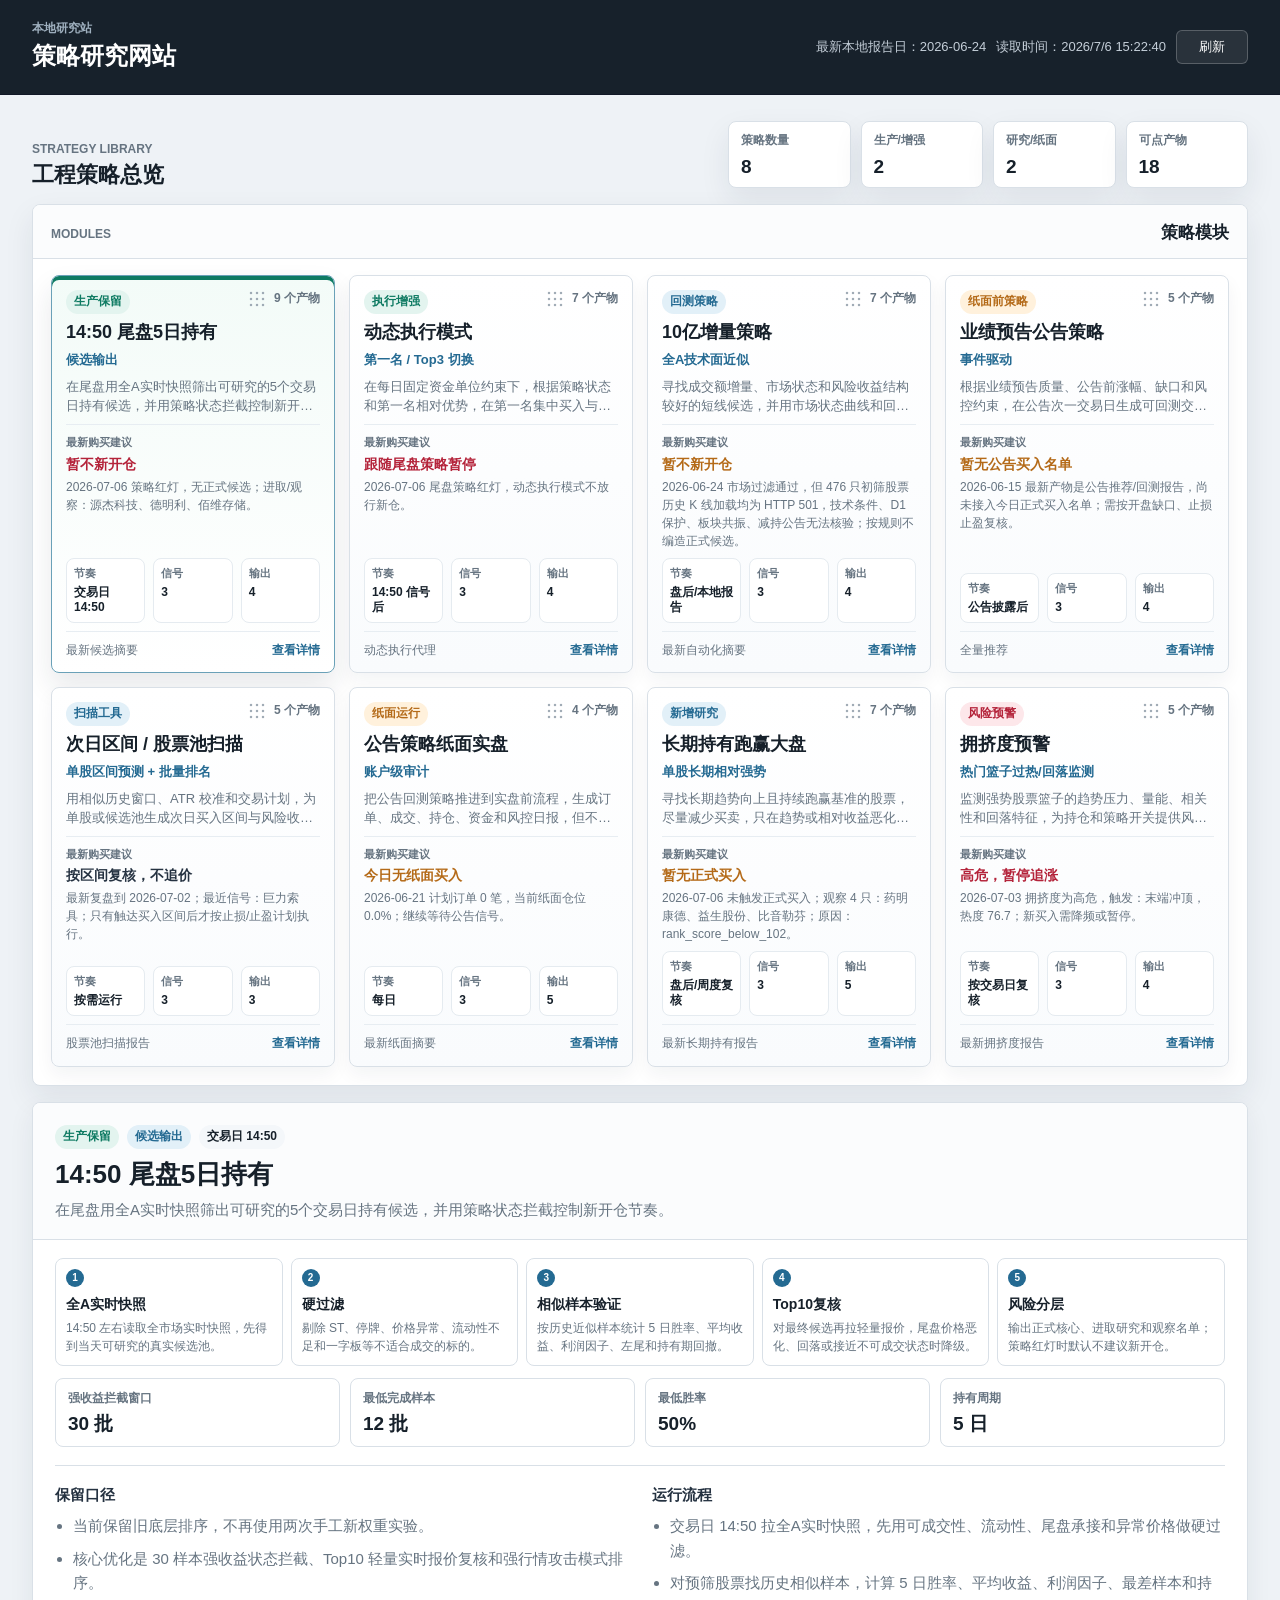
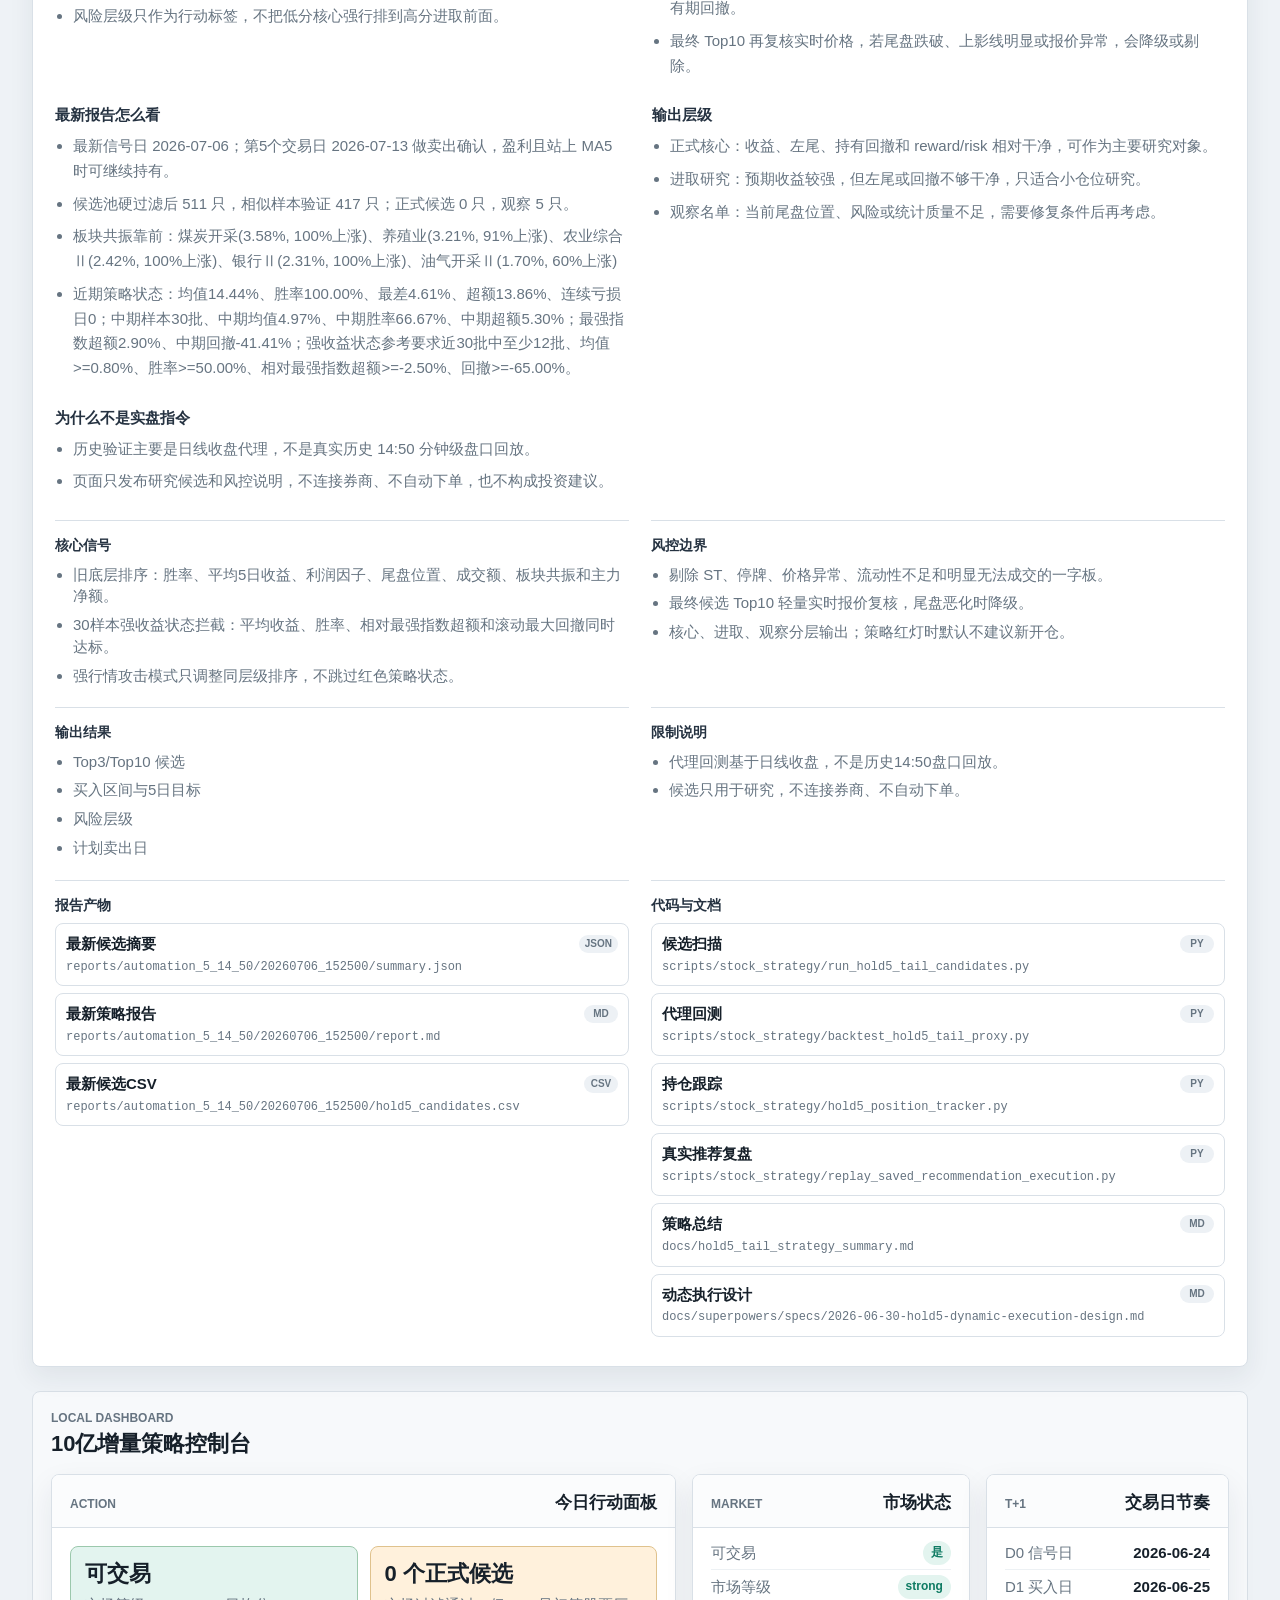
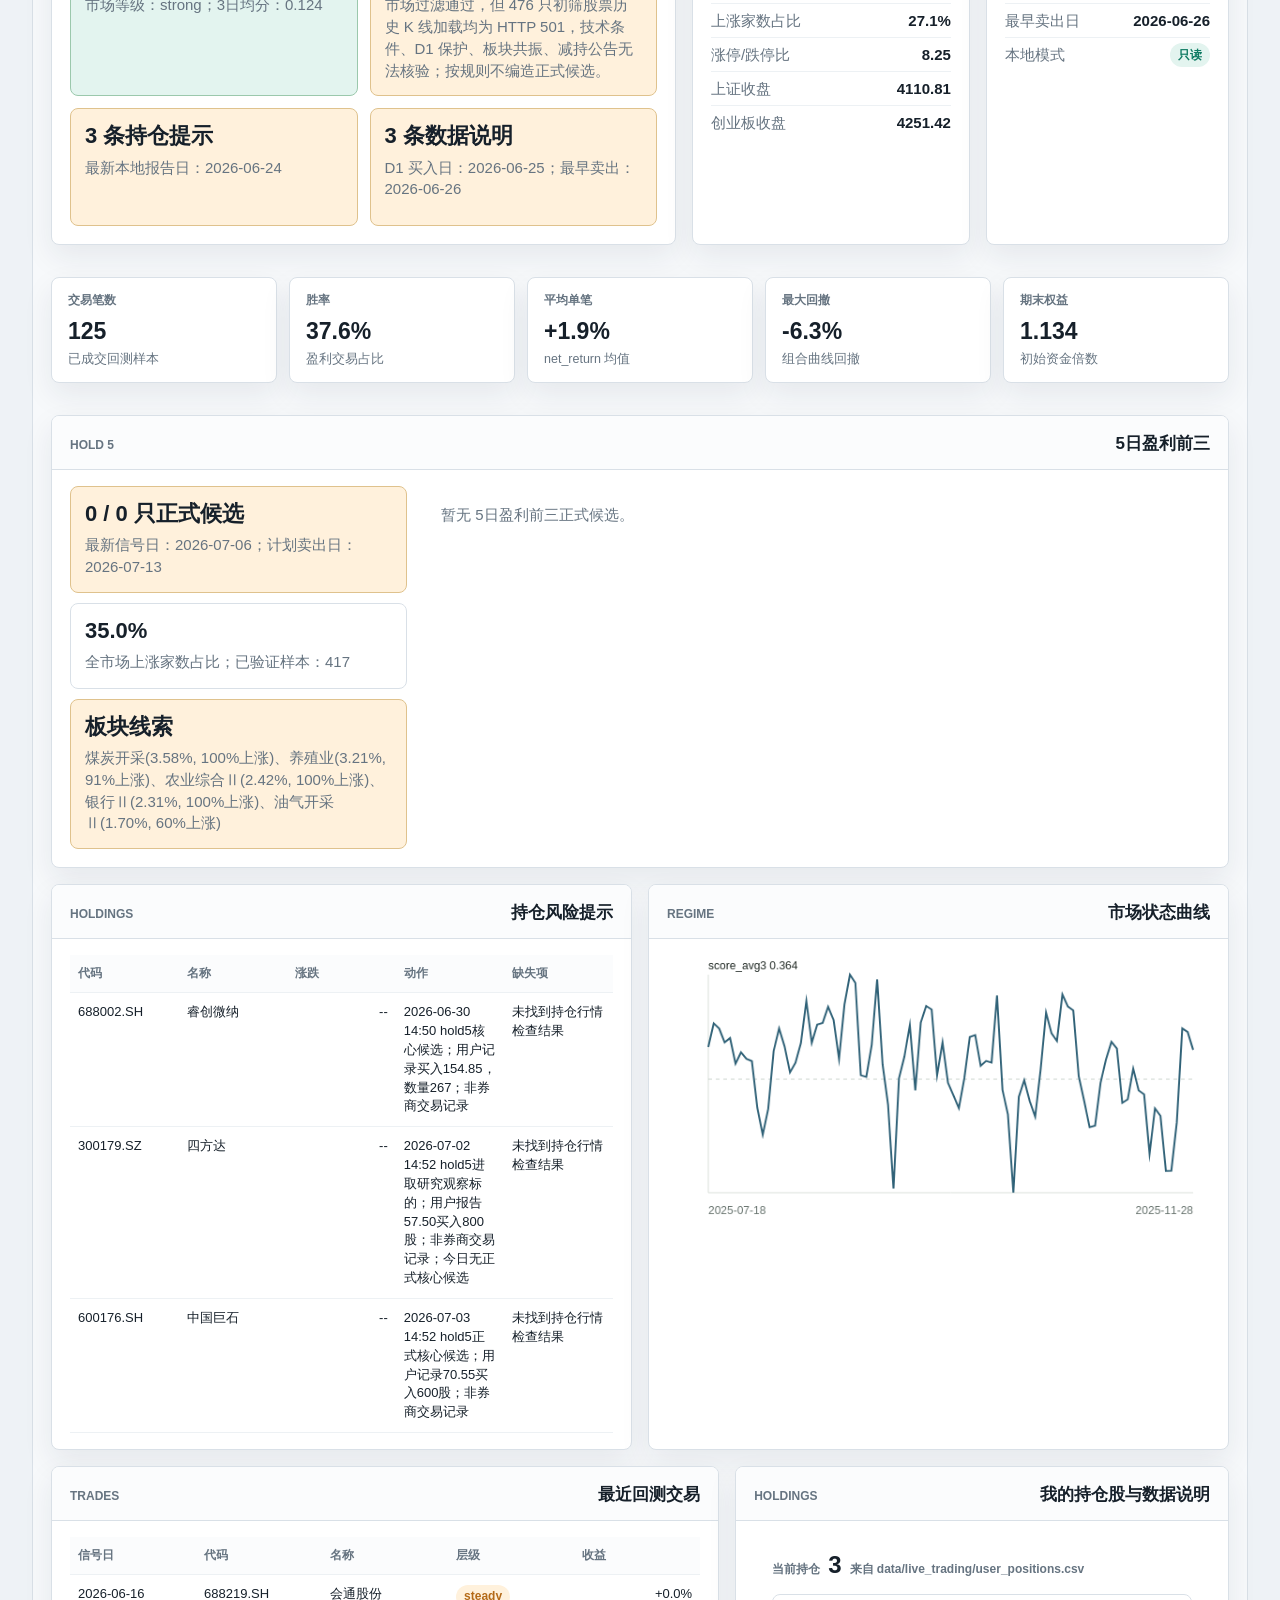
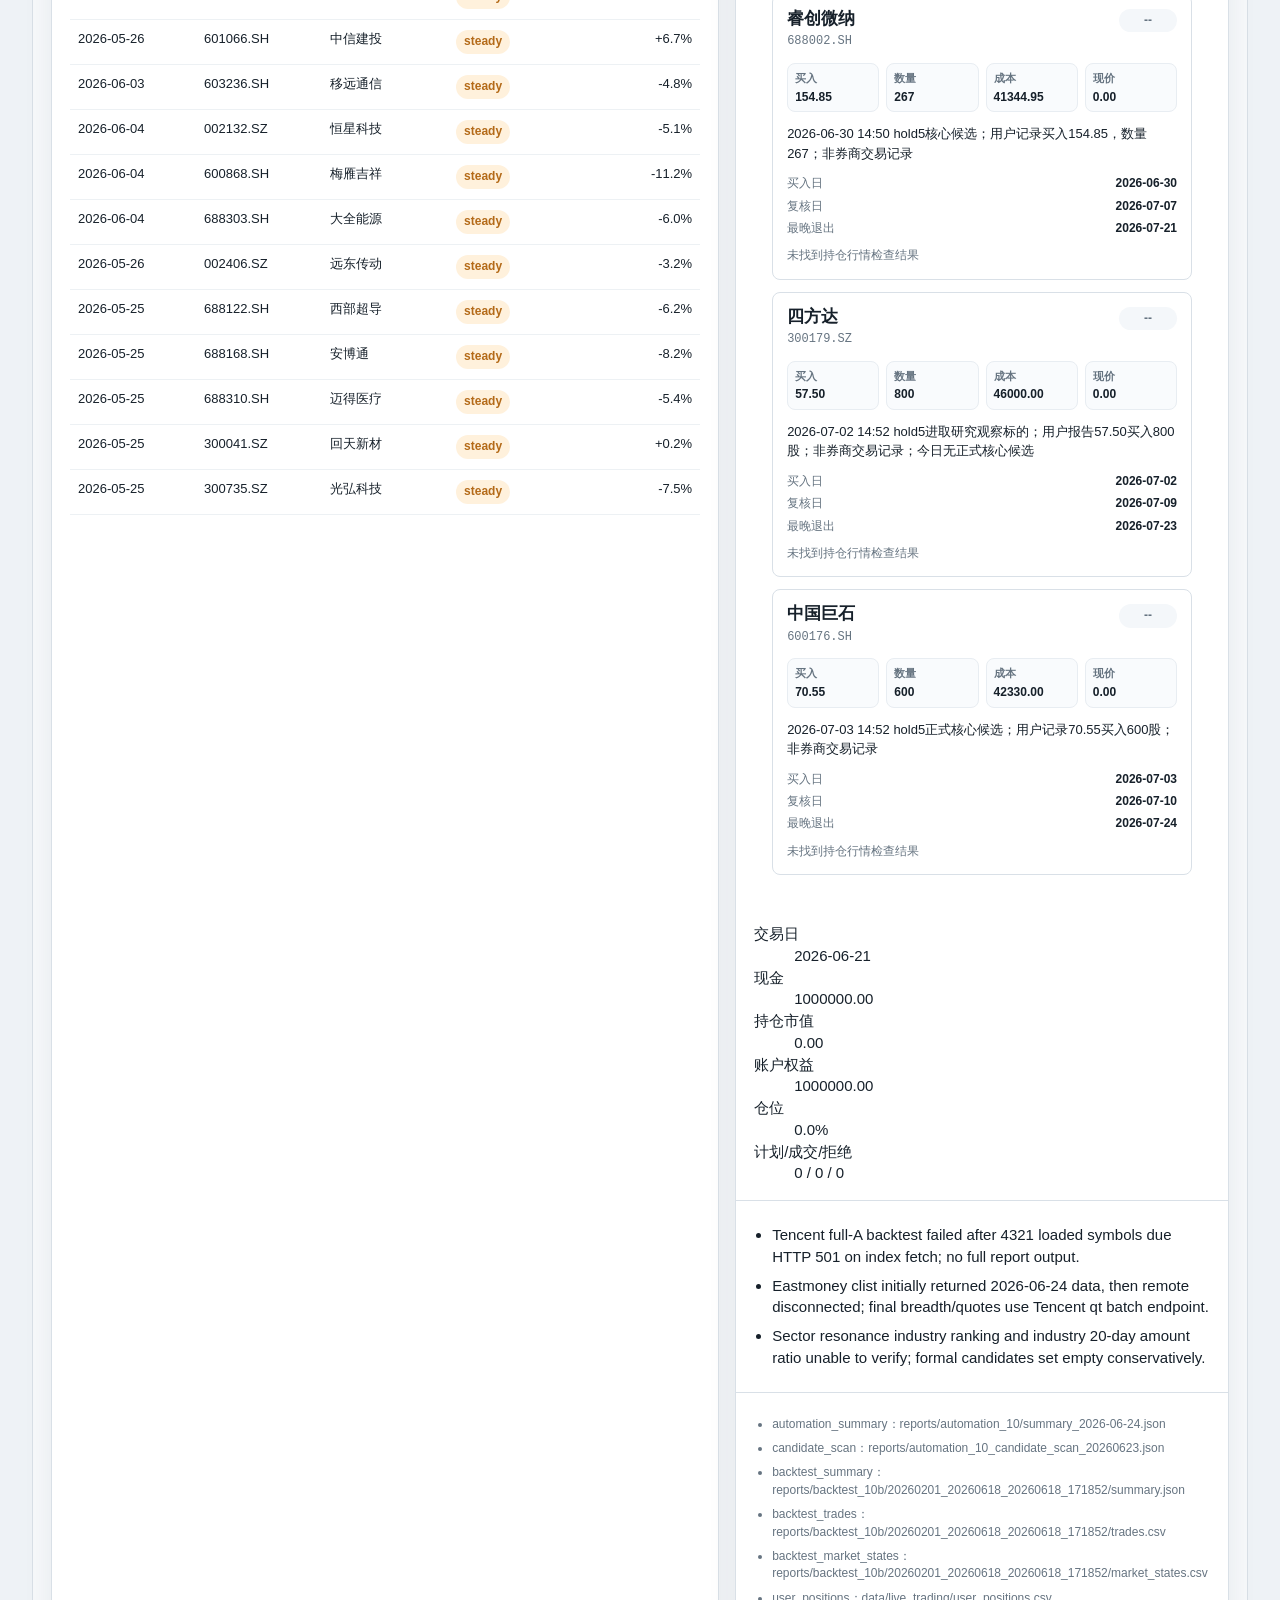
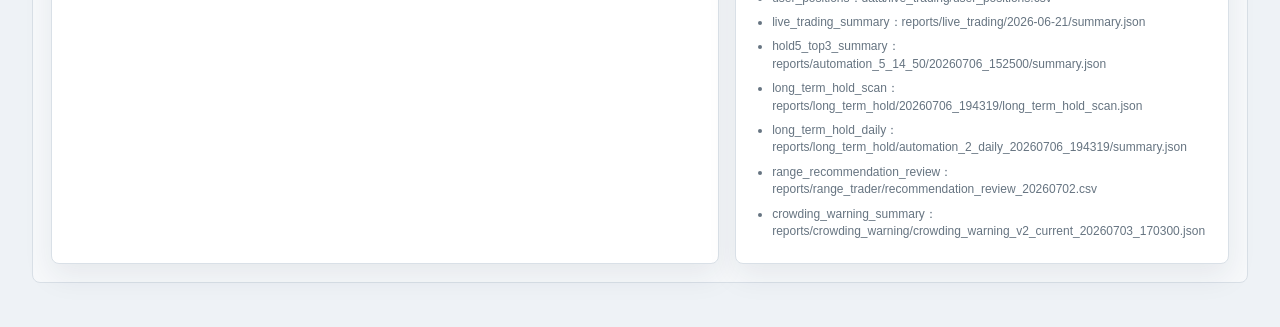
<file: index.html>
<!doctype html>
<html lang="zh-CN">
  <head>
    <meta charset="utf-8" />
    <meta name="viewport" content="width=device-width, initial-scale=1" />
    <title>策略研究网站</title>
    <link rel="stylesheet" href="styles.css?v=20260706-advice-cards" />
  </head>
  <body>
    <div class="app-shell" data-api="dashboard.json" data-file-base="files">
      <header class="topbar">
        <div>
          <p class="eyebrow">本地研究站</p>
          <h1>策略研究网站</h1>
        </div>
        <div class="topbar-meta">
          <span id="report-date">最新本地报告日：--</span>
          <span id="loaded-at">读取时间：--</span>
          <button id="refresh-button" type="button" title="重新读取本地策略文件">刷新</button>
        </div>
      </header>

      <main>
        <section class="strategy-hero" aria-label="策略总览">
          <div>
            <p class="eyebrow">Strategy Library</p>
            <h2>工程策略总览</h2>
          </div>
          <div id="strategy-stats" class="strategy-stats"></div>
        </section>

        <section class="strategy-workbench" aria-label="策略详情">
          <section class="panel strategy-card-panel" aria-label="策略模块">
            <div class="panel-heading">
              <span class="section-kicker">Modules</span>
              <h2>策略模块</h2>
            </div>
            <div id="strategy-list" class="strategy-list"></div>
          </section>

          <article id="strategy-detail-panel" class="strategy-detail-panel" tabindex="-1">
            <div id="strategy-detail" class="strategy-detail"></div>
          </article>
        </section>

        <section class="dashboard-module" aria-label="10亿增量策略控制台">
          <section class="dashboard-title" aria-label="本地运行数据">
            <div>
              <p class="eyebrow">Local Dashboard</p>
              <h2>10亿增量策略控制台</h2>
            </div>
          </section>

          <section class="action-grid" aria-label="今日行动面板">
            <article class="panel action-panel">
              <div class="panel-heading">
                <span class="section-kicker">Action</span>
                <h2>今日行动面板</h2>
              </div>
              <div id="action-summary" class="action-summary"></div>
            </article>

            <article class="panel compact-panel">
              <div class="panel-heading">
                <span class="section-kicker">Market</span>
                <h2>市场状态</h2>
              </div>
              <dl id="market-list" class="metric-list"></dl>
            </article>

            <article class="panel compact-panel">
              <div class="panel-heading">
                <span class="section-kicker">T+1</span>
                <h2>交易日节奏</h2>
              </div>
              <dl id="tplus-list" class="metric-list"></dl>
            </article>
          </section>

          <section class="metric-strip" id="backtest-metrics" aria-label="回测指标"></section>

          <section class="panel hold5-panel" aria-label="5日盈利前三">
            <div class="panel-heading">
              <span class="section-kicker">Hold 5</span>
              <h2>5日盈利前三</h2>
            </div>
            <div class="hold5-content">
              <div id="hold5-summary" class="hold5-summary"></div>
              <div id="hold5-picks"></div>
            </div>
          </section>

          <section class="two-column">
            <article class="panel table-panel">
              <div class="panel-heading">
                <span class="section-kicker">Holdings</span>
                <h2>持仓风险提示</h2>
              </div>
              <div id="holdings-alerts"></div>
            </article>

            <article class="panel chart-panel">
              <div class="panel-heading">
                <span class="section-kicker">Regime</span>
                <h2>市场状态曲线</h2>
              </div>
              <canvas id="market-chart" width="760" height="280" aria-label="市场状态曲线"></canvas>
            </article>
          </section>

          <section class="two-column lower-grid">
            <article class="panel table-panel">
              <div class="panel-heading">
                <span class="section-kicker">Trades</span>
                <h2>最近回测交易</h2>
              </div>
              <div id="trades-table"></div>
            </article>

            <article class="panel table-panel">
              <div class="panel-heading">
                <span class="section-kicker">Holdings</span>
                <h2>我的持仓股与数据说明</h2>
              </div>
              <div id="user-holdings"></div>
              <div id="live-trading"></div>
              <div id="data-notes" class="note-list"></div>
              <div id="source-files" class="source-list"></div>
            </article>
          </section>
        </section>
      </main>
    </div>

    <script src="holdings_panel.js?v=20260706-advice-cards"></script>
    <script src="strategy_order.js?v=20260706-advice-cards"></script>
    <script src="app.js?v=20260706-advice-cards"></script>
  </body>
</html>
</file>
<file: styles.css>
:root {
  color-scheme: light;
  --bg: #eef2f6;
  --surface: #ffffff;
  --surface-soft: #f4f7fa;
  --text: #16202a;
  --muted: #667481;
  --border: #d9e0e7;
  --green: #0f7b63;
  --green-soft: #e3f4ef;
  --amber: #b46a18;
  --amber-soft: #fff1dc;
  --red: #b4233a;
  --red-soft: #fde7ea;
  --blue: #246a92;
  --blue-soft: #e2f0f8;
  --ink-soft: #edf1f5;
  --row: #f8fafc;
  --shadow: 0 12px 30px rgba(28, 43, 58, 0.08);
}

* {
  box-sizing: border-box;
}

body {
  margin: 0;
  background: var(--bg);
  color: var(--text);
  font-family: -apple-system, BlinkMacSystemFont, "Segoe UI", "PingFang SC", "Microsoft YaHei", sans-serif;
  font-size: 15px;
  line-height: 1.45;
}

button,
input,
select,
textarea {
  font: inherit;
}

.app-shell {
  min-height: 100vh;
}

.topbar {
  display: flex;
  align-items: center;
  justify-content: space-between;
  gap: 24px;
  padding: 20px 32px;
  border-bottom: 1px solid #111827;
  background: #17212b;
  color: #ffffff;
}

.topbar h1 {
  margin: 2px 0 0;
  font-size: 24px;
  font-weight: 720;
  letter-spacing: 0;
}

.topbar .eyebrow {
  color: #9fb0bf;
}

.eyebrow,
.section-kicker {
  margin: 0;
  color: var(--muted);
  font-size: 12px;
  font-weight: 700;
  letter-spacing: 0;
  text-transform: uppercase;
}

.topbar-meta {
  display: flex;
  flex-wrap: wrap;
  align-items: center;
  justify-content: flex-end;
  gap: 10px;
  color: #c4ced8;
  font-size: 13px;
}

#refresh-button {
  min-width: 72px;
  height: 34px;
  border: 1px solid rgba(255, 255, 255, 0.22);
  border-radius: 6px;
  background: rgba(255, 255, 255, 0.08);
  color: #ffffff;
  cursor: pointer;
}

#refresh-button:hover {
  border-color: rgba(255, 255, 255, 0.38);
  background: rgba(255, 255, 255, 0.14);
}

main {
  width: min(1440px, 100%);
  margin: 0 auto;
  padding: 26px 32px 44px;
}

.strategy-hero,
.dashboard-title {
  display: flex;
  align-items: end;
  justify-content: space-between;
  gap: 18px;
  margin-bottom: 16px;
}

.strategy-hero h2,
.dashboard-title h2 {
  margin: 4px 0 0;
  font-size: 22px;
  line-height: 1.2;
  letter-spacing: 0;
}

.dashboard-title {
  margin-top: 24px;
}

.dashboard-module {
  display: grid;
  gap: 16px;
  margin-top: 24px;
  padding: 18px;
  border: 1px solid var(--border);
  border-radius: 8px;
  background: #f7f9fb;
}

.dashboard-module .dashboard-title {
  margin: 0;
}

.dashboard-module .two-column {
  margin-top: 0;
}

.strategy-stats {
  display: grid;
  grid-template-columns: repeat(4, minmax(96px, 1fr));
  gap: 10px;
  min-width: min(100%, 520px);
}

.strategy-stat {
  min-height: 64px;
  padding: 10px 12px;
  border: 1px solid var(--border);
  border-radius: 8px;
  background: var(--surface);
  box-shadow: var(--shadow);
}

.strategy-stat span,
.mini-metric span {
  display: block;
  color: var(--muted);
  font-size: 12px;
  font-weight: 700;
}

.strategy-stat strong,
.mini-metric strong {
  display: block;
  margin-top: 6px;
  font-size: 19px;
  line-height: 1.15;
}

.strategy-workbench {
  display: grid;
  grid-template-columns: 1fr;
  gap: 16px;
  align-items: start;
}

.strategy-card-panel {
  overflow: visible;
}

.strategy-list {
  display: grid;
  grid-template-columns: repeat(auto-fit, minmax(280px, 1fr));
  gap: 14px;
  padding: 16px 18px 18px;
}

.strategy-card {
  display: flex;
  flex-direction: column;
  gap: 8px;
  width: 100%;
  min-height: 220px;
  padding: 14px;
  border: 1px solid var(--border);
  border-radius: 8px;
  background: linear-gradient(180deg, #ffffff 0%, #f9fbfd 100%);
  color: var(--text);
  text-align: left;
  text-decoration: none;
  cursor: pointer;
  box-shadow: 0 8px 18px rgba(28, 43, 58, 0.05);
  transition: border-color 160ms ease, box-shadow 160ms ease, transform 160ms ease;
}

.strategy-card {
  cursor: grab;
}

.strategy-list.dragging .strategy-card {
  cursor: grabbing;
  user-select: none;
}

.strategy-card:hover {
  border-color: #9db4c2;
  box-shadow: 0 14px 28px rgba(28, 43, 58, 0.1);
  transform: translateY(-2px);
}

.strategy-card.active {
  border-color: #6aa1b8;
  background: linear-gradient(180deg, #f3fbf8 0%, #ffffff 100%);
  box-shadow: inset 0 4px 0 var(--green), 0 14px 28px rgba(28, 43, 58, 0.1);
}

.strategy-card.dragging {
  opacity: 0.48;
  transform: scale(0.99);
}

.strategy-card.drag-before,
.strategy-card.drag-after {
  border-color: #246a92;
  box-shadow: 0 0 0 2px rgba(36, 106, 146, 0.18), 0 14px 28px rgba(28, 43, 58, 0.1);
}

.strategy-card.drag-before {
  box-shadow: inset 4px 0 0 var(--blue), 0 0 0 2px rgba(36, 106, 146, 0.18), 0 14px 28px rgba(28, 43, 58, 0.1);
}

.strategy-card.drag-after {
  box-shadow: inset -4px 0 0 var(--blue), 0 0 0 2px rgba(36, 106, 146, 0.18), 0 14px 28px rgba(28, 43, 58, 0.1);
}

.strategy-card-head {
  display: flex;
  align-items: flex-start;
  justify-content: space-between;
  gap: 10px;
}

.strategy-card-tools {
  display: inline-flex;
  align-items: center;
  flex: 0 0 auto;
  gap: 8px;
}

.strategy-card-grip {
  width: 18px;
  height: 18px;
  border-radius: 5px;
  background-image: radial-gradient(circle, #8a98a5 1.4px, transparent 1.6px);
  background-position: 0 0;
  background-size: 6px 6px;
  opacity: 0.8;
}

.strategy-card-count {
  color: var(--muted);
  font-size: 12px;
  font-weight: 700;
  white-space: nowrap;
}

.strategy-card-title {
  display: block;
  font-size: 18px;
  line-height: 1.18;
  letter-spacing: 0;
  overflow-wrap: anywhere;
}

.strategy-card-mode {
  display: block;
  color: var(--blue);
  font-size: 13px;
  font-weight: 750;
  overflow-wrap: anywhere;
}

.strategy-card-objective {
  display: -webkit-box;
  color: var(--muted);
  font-size: 13px;
  line-height: 1.45;
  overflow: hidden;
  overflow-wrap: anywhere;
  -webkit-box-orient: vertical;
  -webkit-line-clamp: 2;
}

.strategy-card-advice {
  display: grid;
  gap: 4px;
  padding-top: 10px;
  border-top: 1px solid #e7edf2;
}

.strategy-card-advice small {
  color: var(--muted);
  font-size: 11px;
  font-weight: 700;
}

.strategy-card-advice b {
  color: #253241;
  font-size: 14px;
  line-height: 1.35;
}

.strategy-card-advice em {
  color: var(--muted);
  font-size: 12px;
  font-style: normal;
  line-height: 1.5;
  overflow-wrap: anywhere;
}

.strategy-card-advice.good b {
  color: var(--green);
}

.strategy-card-advice.warn b {
  color: var(--amber);
}

.strategy-card-advice.bad b {
  color: var(--red);
}

.strategy-card-meta {
  display: grid;
  grid-template-columns: repeat(3, minmax(0, 1fr));
  gap: 8px;
  margin-top: auto;
}

.strategy-card-meta span {
  min-height: 46px;
  padding: 7px;
  border: 1px solid #e5ebf0;
  border-radius: 8px;
  background: #ffffff;
  overflow: hidden;
}

.strategy-card-meta small,
.strategy-card-meta b {
  display: block;
  overflow-wrap: anywhere;
}

.strategy-card-meta small {
  color: var(--muted);
  font-size: 11px;
  font-weight: 700;
}

.strategy-card-meta b {
  margin-top: 3px;
  font-size: 12px;
  font-weight: 750;
  line-height: 1.25;
}

.strategy-card-footer {
  display: flex;
  align-items: center;
  justify-content: space-between;
  gap: 10px;
  padding-top: 10px;
  border-top: 1px solid #e7edf2;
  color: var(--muted);
  font-size: 12px;
  line-height: 1.35;
}

.strategy-card-footer span {
  overflow-wrap: anywhere;
}

.strategy-card-footer em {
  flex: 0 0 auto;
  color: var(--blue);
  font-style: normal;
  font-weight: 750;
}

.strategy-detail {
  padding: 0;
  background: transparent;
}

.strategy-detail-panel {
  scroll-margin-top: 16px;
  outline: none;
}

.strategy-detail-module {
  border: 1px solid var(--border);
  border-radius: 8px;
  background: #ffffff;
  overflow: hidden;
  box-shadow: 0 10px 26px rgba(28, 43, 58, 0.07);
}

.strategy-detail-header {
  display: flex;
  justify-content: space-between;
  gap: 18px;
  padding: 22px 22px 18px;
  border-bottom: 1px solid var(--border);
  background: #fbfcfd;
}

.strategy-badges {
  display: flex;
  flex-wrap: wrap;
  gap: 8px;
  margin-bottom: 10px;
}

.strategy-detail h2 {
  margin: 0;
  font-size: 26px;
  line-height: 1.18;
  letter-spacing: 0;
}

.strategy-detail p {
  max-width: 920px;
  margin: 10px 0 0;
  color: var(--muted);
  font-size: 15px;
}

.strategy-flow {
  display: grid;
  grid-template-columns: repeat(5, minmax(0, 1fr));
  gap: 8px;
  margin: 18px 22px 0;
}

.strategy-flow span {
  min-height: 62px;
  padding: 10px;
  border: 1px solid var(--border);
  border-radius: 8px;
  background: #ffffff;
  overflow-wrap: anywhere;
}

.strategy-flow small {
  display: block;
  width: 18px;
  height: 18px;
  margin-bottom: 7px;
  border-radius: 50%;
  background: var(--blue);
  color: #fff;
  font-size: 10px;
  font-weight: 750;
  line-height: 18px;
  text-align: center;
}

.strategy-flow strong {
  display: block;
  font-size: 14px;
  font-weight: 750;
}

.strategy-flow em {
  display: block;
  margin-top: 6px;
  color: var(--muted);
  font-size: 12px;
  font-style: normal;
  line-height: 1.45;
}

.mini-metric-grid {
  display: grid;
  grid-template-columns: repeat(4, minmax(0, 1fr));
  gap: 10px;
  margin: 12px 22px 0;
}

.mini-metric {
  min-height: 68px;
  padding: 11px 12px;
  border: 1px solid var(--border);
  border-radius: 8px;
  background: #ffffff;
}

.strategy-detail-deep-grid {
  display: grid;
  grid-template-columns: repeat(2, minmax(0, 1fr));
  gap: 18px 24px;
  margin: 18px 22px 0;
  padding-top: 18px;
  border-top: 1px solid var(--border);
}

.strategy-detail-deep {
  min-width: 0;
}

.strategy-detail-deep h3 {
  margin: 0 0 8px;
  color: #253241;
  font-size: 15px;
  letter-spacing: 0;
}

.strategy-detail-deep ul {
  margin: 0;
  padding-left: 18px;
}

.strategy-detail-deep li {
  margin: 8px 0;
  color: var(--muted);
  line-height: 1.65;
  overflow-wrap: anywhere;
}

.detail-grid {
  display: grid;
  grid-template-columns: repeat(2, minmax(0, 1fr));
  gap: 14px 22px;
  margin: 18px 22px 22px;
}

.detail-block {
  padding-top: 14px;
  border-top: 1px solid var(--border);
}

.detail-block h3 {
  margin: 0 0 8px;
  color: #253241;
  font-size: 14px;
  letter-spacing: 0;
}

.detail-block ul {
  margin: 0;
  padding-left: 18px;
}

.detail-block li {
  margin: 7px 0;
  color: var(--muted);
  overflow-wrap: anywhere;
}

.artifact-block li {
  list-style: none;
  margin-left: -18px;
}

.artifact {
  display: grid;
  gap: 4px;
  padding: 9px 10px;
  border: 1px solid var(--border);
  border-radius: 8px;
  background: #ffffff;
  color: var(--text);
  text-decoration: none;
}

.artifact-label {
  display: flex;
  align-items: center;
  justify-content: space-between;
  gap: 10px;
  font-weight: 700;
}

.artifact-label small {
  flex: 0 0 auto;
  min-width: 34px;
  padding: 2px 6px;
  border-radius: 999px;
  background: var(--ink-soft);
  color: var(--muted);
  font-size: 10px;
  line-height: 1.4;
  text-align: center;
}

.artifact:hover {
  border-color: #9db4c2;
  background: var(--blue-soft);
}

.artifact.missing {
  color: var(--muted);
  background: var(--ink-soft);
}

.artifact code {
  color: var(--muted);
  font-size: 12px;
  white-space: normal;
  overflow-wrap: anywhere;
}

.strategy-matrix-panel {
  margin-top: 16px;
}

.strategy-matrix-panel > div:not(.panel-heading) {
  padding: 16px 18px;
}

.action-grid {
  display: grid;
  grid-template-columns: minmax(0, 1.8fr) minmax(260px, 0.8fr) minmax(240px, 0.7fr);
  gap: 16px;
}

.two-column {
  display: grid;
  grid-template-columns: minmax(0, 1fr) minmax(0, 1fr);
  gap: 16px;
  margin-top: 16px;
}

.lower-grid {
  grid-template-columns: minmax(0, 1.15fr) minmax(0, 0.85fr);
}

.panel {
  border: 1px solid var(--border);
  border-radius: 8px;
  background: var(--surface);
  overflow: hidden;
  box-shadow: var(--shadow);
}

.panel-heading {
  display: flex;
  align-items: baseline;
  justify-content: space-between;
  gap: 12px;
  padding: 16px 18px 12px;
  border-bottom: 1px solid var(--border);
  background: #fbfcfd;
}

.panel-heading h2 {
  margin: 0;
  font-size: 17px;
  font-weight: 700;
  letter-spacing: 0;
}

.action-summary {
  display: grid;
  grid-template-columns: repeat(2, minmax(0, 1fr));
  gap: 12px;
  padding: 18px;
}

.signal {
  min-height: 118px;
  padding: 14px;
  border: 1px solid var(--border);
  border-radius: 8px;
  background: #ffffff;
}

.signal strong {
  display: block;
  margin-bottom: 8px;
  font-size: 22px;
  line-height: 1.15;
}

.signal p {
  margin: 0;
  color: var(--muted);
}

.signal.good {
  border-color: #9bc8ac;
  background: var(--green-soft);
}

.signal.warn {
  border-color: #dfc28d;
  background: var(--amber-soft);
}

.signal.bad {
  border-color: #e0aaa4;
  background: var(--red-soft);
}

.metric-list {
  display: grid;
  grid-template-columns: 1fr;
  gap: 0;
  margin: 0;
  padding: 8px 18px 16px;
}

.metric-list div {
  display: flex;
  align-items: center;
  justify-content: space-between;
  gap: 12px;
  min-height: 34px;
  border-bottom: 1px solid #edf1f4;
}

.metric-list div:last-child {
  border-bottom: 0;
}

.metric-list dt {
  color: var(--muted);
}

.metric-list dd {
  margin: 0;
  text-align: right;
  font-weight: 650;
}

.metric-strip {
  display: grid;
  grid-template-columns: repeat(5, minmax(0, 1fr));
  gap: 12px;
  margin-top: 16px;
}

.metric-card {
  min-height: 92px;
  padding: 14px 16px;
  border: 1px solid var(--border);
  border-radius: 8px;
  background: var(--surface);
  box-shadow: var(--shadow);
}

.metric-card span {
  display: block;
  color: var(--muted);
  font-size: 12px;
  font-weight: 700;
}

.metric-card strong {
  display: block;
  margin-top: 8px;
  font-size: 23px;
  line-height: 1.15;
}

.metric-card small {
  display: block;
  margin-top: 6px;
  color: var(--muted);
}

.hold5-panel {
  margin-top: 16px;
}

.hold5-content {
  display: grid;
  grid-template-columns: minmax(260px, 0.6fr) minmax(0, 1.4fr);
  gap: 16px;
  padding: 16px 18px 18px;
}

.hold5-summary {
  display: grid;
  gap: 10px;
}

.hold5-summary .signal {
  min-height: 86px;
}

.table-panel > div:not(.panel-heading),
.chart-panel > canvas,
.note-list,
.source-list {
  padding: 16px 18px;
}

.user-holding-summary {
  display: grid;
  grid-template-columns: auto auto 1fr;
  align-items: baseline;
  gap: 8px;
  padding: 16px 18px 8px;
}

.user-holding-summary span,
.user-holding-summary small {
  color: var(--muted);
  font-size: 12px;
  font-weight: 700;
}

.user-holding-summary strong {
  font-size: 24px;
  line-height: 1;
}

.user-holding-grid {
  display: grid;
  grid-template-columns: repeat(auto-fit, minmax(240px, 1fr));
  gap: 12px;
  padding: 8px 18px 16px;
}

.user-holding-card {
  min-height: 242px;
  padding: 14px;
  border: 1px solid var(--border);
  border-radius: 8px;
  background: #ffffff;
}

.user-holding-head {
  display: flex;
  align-items: flex-start;
  justify-content: space-between;
  gap: 10px;
}

.user-holding-head strong,
.user-holding-head code {
  display: block;
  overflow-wrap: anywhere;
}

.user-holding-head strong {
  font-size: 17px;
  line-height: 1.2;
}

.user-holding-head code {
  margin-top: 4px;
  color: var(--muted);
  font-size: 12px;
}

.price-change {
  flex: 0 0 auto;
  min-width: 58px;
  padding: 3px 7px;
  border-radius: 999px;
  background: var(--surface-soft);
  color: var(--muted);
  font-size: 12px;
  font-weight: 750;
  text-align: center;
}

.price-change.up {
  background: var(--red-soft);
  color: var(--red);
}

.price-change.down {
  background: var(--green-soft);
  color: var(--green);
}

.user-holding-metrics {
  display: grid;
  grid-template-columns: repeat(4, minmax(0, 1fr));
  gap: 7px;
  margin-top: 12px;
}

.user-holding-metrics span {
  min-height: 46px;
  padding: 7px;
  border: 1px solid #e8edf2;
  border-radius: 8px;
  background: #f9fbfd;
  overflow: hidden;
}

.user-holding-metrics small,
.user-holding-metrics b {
  display: block;
  overflow-wrap: anywhere;
}

.user-holding-metrics small {
  color: var(--muted);
  font-size: 11px;
  font-weight: 700;
}

.user-holding-metrics b {
  margin-top: 3px;
  font-size: 12px;
  font-weight: 750;
  line-height: 1.2;
}

.user-holding-card p {
  margin: 12px 0 0;
  color: var(--text);
  font-size: 13px;
  line-height: 1.5;
}

.user-holding-card dl {
  display: grid;
  gap: 5px;
  margin: 12px 0 0;
}

.user-holding-card dl div {
  display: flex;
  justify-content: space-between;
  gap: 10px;
}

.user-holding-card dt {
  color: var(--muted);
  font-size: 12px;
}

.user-holding-card dd {
  margin: 0;
  font-size: 12px;
  font-weight: 700;
  text-align: right;
}

.user-holding-note {
  display: block;
  margin-top: 10px;
  color: var(--muted);
  font-size: 12px;
  line-height: 1.45;
}

.chart-panel {
  min-height: 366px;
}

#market-chart {
  display: block;
  width: 100%;
  height: 300px;
}

.data-table {
  width: 100%;
  border-collapse: collapse;
  table-layout: fixed;
  font-size: 13px;
}

.data-table th,
.data-table td {
  padding: 10px 8px;
  border-bottom: 1px solid #edf1f4;
  text-align: left;
  vertical-align: top;
}

.data-table th {
  color: var(--muted);
  font-size: 12px;
  font-weight: 700;
  background: #fbfcfd;
}

.data-table td {
  overflow-wrap: anywhere;
}

.data-table .number {
  text-align: right;
  font-variant-numeric: tabular-nums;
}

.table-link {
  padding: 0;
  border: 0;
  background: transparent;
  color: var(--blue);
  font-weight: 750;
  text-align: left;
  cursor: pointer;
}

.table-link:hover {
  text-decoration: underline;
}

.badge {
  display: inline-flex;
  align-items: center;
  min-height: 24px;
  padding: 2px 8px;
  border-radius: 999px;
  background: var(--surface-soft);
  color: var(--text);
  font-size: 12px;
  font-weight: 700;
}

.badge.good {
  background: var(--green-soft);
  color: var(--green);
}

.badge.warn {
  background: var(--amber-soft);
  color: var(--amber);
}

.badge.bad {
  background: var(--red-soft);
  color: var(--red);
}

.badge.info {
  background: var(--blue-soft);
  color: var(--blue);
}

.muted {
  color: var(--muted);
}

.empty {
  padding: 18px;
  color: var(--muted);
}

.empty.slim {
  padding: 0;
}

.note-list {
  border-top: 1px solid var(--border);
}

.note-list ul,
.source-list ul {
  margin: 0;
  padding-left: 18px;
}

.note-list li,
.source-list li {
  margin: 7px 0;
  overflow-wrap: anywhere;
}

.source-list {
  color: var(--muted);
  font-size: 12px;
  border-top: 1px solid var(--border);
}

@media (max-width: 1100px) {
  .action-grid,
  .two-column,
  .hold5-content,
  .lower-grid {
    grid-template-columns: 1fr;
  }

  .metric-strip,
  .mini-metric-grid,
  .strategy-detail-deep-grid,
  .strategy-flow {
    grid-template-columns: repeat(2, minmax(0, 1fr));
  }
}

@media (max-width: 720px) {
  .topbar {
    align-items: flex-start;
    flex-direction: column;
    padding: 18px;
  }

  .topbar-meta {
    justify-content: flex-start;
  }

  main {
    padding: 16px;
  }

  .strategy-hero,
  .dashboard-title {
    align-items: stretch;
    flex-direction: column;
  }

  .strategy-stats,
  .strategy-list,
  .action-summary,
  .metric-strip,
  .mini-metric-grid,
  .strategy-card-meta,
  .strategy-flow,
  .strategy-detail-deep-grid,
  .user-holding-grid,
  .user-holding-metrics,
  .detail-grid {
    grid-template-columns: 1fr;
  }

  .strategy-card {
    padding: 16px;
  }

  .strategy-card-head {
    flex-direction: column;
  }

  .strategy-card-tools {
    width: 100%;
    justify-content: space-between;
  }

  .strategy-card-meta {
    grid-template-columns: repeat(3, minmax(0, 1fr));
  }

  .strategy-card-title {
    font-size: 20px;
  }

  .strategy-detail {
    padding: 16px;
  }

  .strategy-detail h2 {
    font-size: 22px;
  }
}
</file>
